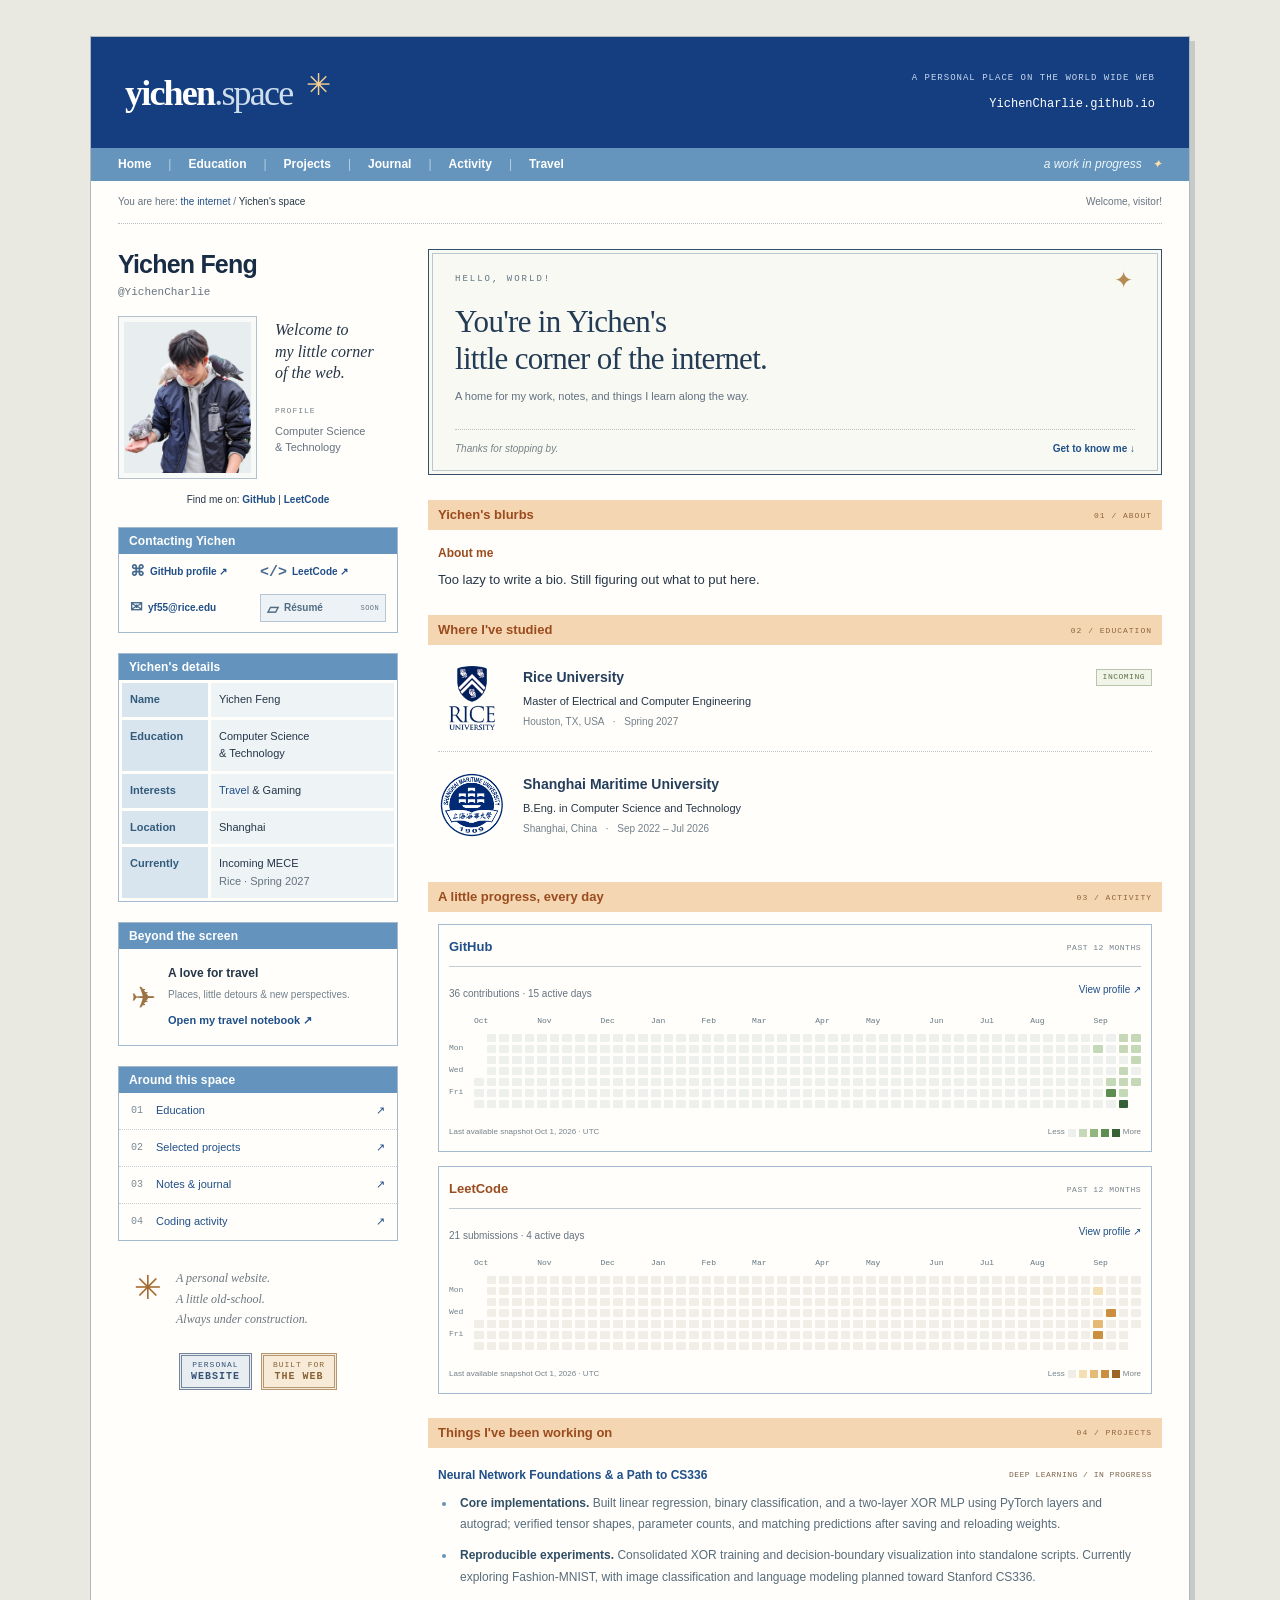
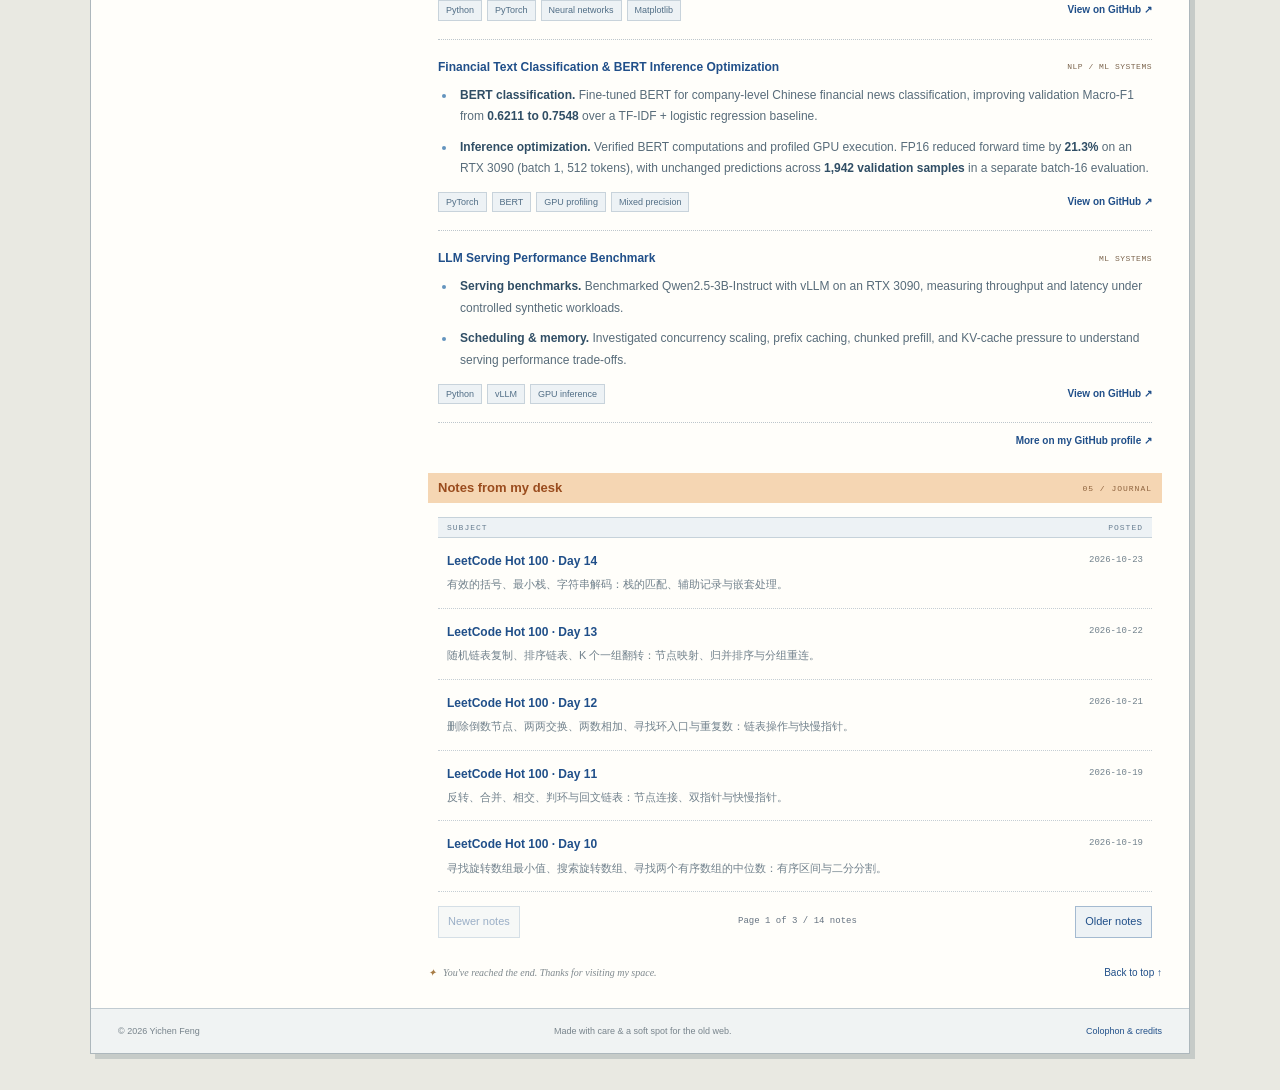
<file: index.html>
<!doctype html>
<html lang="en">
<head>
<meta charset="utf-8"><meta name="viewport" content="width=device-width, initial-scale=1">
<meta name="description" content="Yichen Feng's personal website. Education, projects, notes, and coding activity on GitHub and LeetCode.">
<meta name="theme-color" content="#143e80"><title>Yichen Feng | My little corner of the web</title>
<link rel="icon" href="assets/favicon.svg" type="image/svg+xml"><link rel="stylesheet" href="assets/style.css"><link rel="stylesheet" href="assets/travel.css"><script src="assets/site.js" defer></script><script src="assets/notes.js" defer></script>
</head>
<body id="top">
<a class="skip-link" href="#main">Skip to content</a>
<div class="site-shell">
<header class="masthead"><a class="wordmark" href="./" aria-label="Yichen's homepage">yichen<span>.space</span><span class="logo-star" aria-hidden="true">✳</span></a><div class="masthead-right"><span>A PERSONAL PLACE ON THE WORLD WIDE WEB</span><span class="web-address">YichenCharlie.github.io</span></div></header>
<nav class="navigation" aria-label="Main navigation"><div><a href="#about">Home</a><span>|</span><a href="#education">Education</a><span>|</span><a href="#projects">Projects</a><span>|</span><a href="#journal">Journal</a><span>|</span><a href="#activity">Activity</a><span>|</span><a href="travel.html">Travel</a></div><span class="nav-note">a work in progress <span aria-hidden="true">✦</span></span></nav>
<div class="breadcrumb"><span>You are here: <a href="./">the internet</a> / <strong>Yichen's space</strong></span><span>Welcome, visitor!</span></div>
<main id="main" class="layout">
<aside class="sidebar" aria-label="Profile and links">
<section class="profile"><h1>Yichen Feng</h1><p class="profile-handle">@YichenCharlie</p><div class="profile-intro"><div class="portrait"><img src="assets/portrait.png" alt="Yichen Feng with pigeons" width="1161" height="1355" decoding="async"></div><div class="profile-summary"><p>Welcome to<br>my little corner<br>of the web.</p><span class="small-label">PROFILE</span><p class="quiet">Computer Science<br>&amp; Technology</p></div></div><p class="profile-links">Find me on: <a href="https://github.com/YichenCharlie" target="_blank" rel="noopener noreferrer">GitHub</a> | <a href="https://leetcode.com/u/charlieyichen/" target="_blank" rel="noopener noreferrer">LeetCode</a></p></section>
<section class="panel contact" id="contact"><h2 class="panel-title">Contacting Yichen</h2><div class="contact-grid"><a href="https://github.com/YichenCharlie" target="_blank" rel="noopener noreferrer"><span aria-hidden="true">⌘</span> GitHub profile ↗</a><a href="https://leetcode.com/u/charlieyichen/" target="_blank" rel="noopener noreferrer"><span aria-hidden="true">&lt;/&gt;</span> LeetCode ↗</a><a class="email-link" href="mailto:yf55@rice.edu"><span aria-hidden="true">&#9993;</span> yf55@rice.edu</a><button class="resume-button" type="button" disabled title="Resume download will be available later" aria-label="Resume download not yet available"><span aria-hidden="true">&#9649;</span> R&#233;sum&#233; <span class="resume-status">SOON</span></button></div></section>
<section class="panel details"><h2 class="panel-title">Yichen's details</h2><dl><div><dt>Name</dt><dd>Yichen Feng</dd></div><div><dt>Education</dt><dd>Computer Science<br>&amp; Technology</dd></div><div><dt>Interests</dt><dd><a href="travel.html">Travel</a> &amp; Gaming</dd></div><div><dt>Location</dt><dd>Shanghai</dd></div><div><dt>Currently</dt><dd>Incoming MECE<br><span class="quiet">Rice · Spring 2027</span></dd></div></dl></section>
<section class="panel hobbies"><h2 class="panel-title">Beyond the screen</h2><div class="hobby-window"><span class="hobby-icon" aria-hidden="true">&#9992;</span><div><h3>A love for travel</h3><p>Places, little detours &amp; new perspectives.</p><a href="travel.html">Open my travel notebook &#8599;</a></div></div></section>
<section class="panel directory"><h2 class="panel-title">Around this space</h2><a href="#education"><span>01</span> Education <span>↗</span></a><a href="#projects"><span>02</span> Selected projects <span>↗</span></a><a href="#journal"><span>03</span> Notes &amp; journal <span>↗</span></a><a href="#activity"><span>04</span> Coding activity <span>↗</span></a></section>
<div class="sidebar-note"><span class="pixel-star" aria-hidden="true">✳</span><p>A personal website.<br>A little old-school.<br>Always under construction.</p></div><div class="web-badges" aria-label="Site badges"><span>PERSONAL<br><b>WEBSITE</b></span><span>BUILT FOR<br><b>THE WEB</b></span></div>
</aside>
<div class="main-column">
<section class="welcome" aria-label="Welcome"><div class="welcome-kicker">HELLO, WORLD! <span aria-hidden="true">✦</span></div><h2>You're in Yichen's<br>little corner of the internet.</h2><p>A home for my work, notes, and things I learn along the way.</p><div class="welcome-bottom"><span>Thanks for stopping by.</span><a href="#education">Get to know me ↓</a></div></section>
<section class="content-section" id="about"><h2 class="section-title">Yichen's blurbs <span>01 / ABOUT</span></h2><div class="section-body about-body"><h3>About me</h3><p>Too lazy to write a bio. Still figuring out what to put here.</p></div></section>
<section class="content-section" id="education"><h2 class="section-title">Where I've studied <span>02 / EDUCATION</span></h2><div class="section-body education-list">
<article class="school"><a class="school-logo" href="https://www.rice.edu/" target="_blank" rel="noopener noreferrer" aria-label="Rice University official website"><img src="assets/rice.png" alt="Rice University logo" width="76" height="76"></a><div class="school-info"><div class="school-heading"><h3><a href="https://www.rice.edu/" target="_blank" rel="noopener noreferrer">Rice University</a></h3><span class="status-tag">INCOMING</span></div><p>Master of Electrical and Computer Engineering</p><p class="school-meta">Houston, TX, USA <span>·</span> Spring 2027</p></div></article>
<article class="school"><a class="school-logo" href="https://www.shmtu.edu.cn/" target="_blank" rel="noopener noreferrer" aria-label="Shanghai Maritime University official website"><img src="assets/smu.png" alt="Shanghai Maritime University emblem" width="76" height="76"></a><div class="school-info"><div class="school-heading"><h3><a href="https://www.shmtu.edu.cn/" target="_blank" rel="noopener noreferrer">Shanghai Maritime University</a></h3></div><p>B.Eng. in Computer Science and Technology</p><p class="school-meta">Shanghai, China <span>·</span> Sep 2022 – Jul 2026</p></div></article>
</div></section>
<section class="content-section" id="activity"><h2 class="section-title">A little progress, every day <span>03 / ACTIVITY</span></h2><div class="section-body activity-body">
<div id="panel-github" role="region" aria-labelledby="github-title" class="activity-panel"><div class="platform-heading"><h3 id="github-title">GitHub</h3><span class="activity-period">PAST 12 MONTHS</span></div><div class="activity-heading"><div><p id="github-summary" class="quiet" aria-live="polite">Loading contribution history…</p></div><a href="https://github.com/YichenCharlie" target="_blank" rel="noopener noreferrer">View profile ↗</a></div><div id="github-chart" class="chart-scroll" tabindex="0" role="region" aria-label="GitHub contribution calendar"></div><div class="chart-footer"><span id="github-updated">Public GitHub activity</span><div class="legend" aria-label="Contribution levels from less to more">Less <i></i><i></i><i></i><i></i><i></i> More</div></div></div>
<div id="panel-leetcode" role="region" aria-labelledby="leetcode-title" class="activity-panel leetcode"><div class="platform-heading"><h3 id="leetcode-title">LeetCode</h3><span class="activity-period">PAST 12 MONTHS</span></div><div class="activity-heading"><div><p id="leetcode-summary" class="quiet" aria-live="polite">Loading submission history…</p></div><a href="https://leetcode.com/u/charlieyichen/" target="_blank" rel="noopener noreferrer">View profile ↗</a></div><div id="leetcode-chart" class="chart-scroll" tabindex="0" role="region" aria-label="LeetCode submission calendar"></div><div class="chart-footer"><span id="leetcode-updated">LeetCode submission activity</span><div class="legend" aria-label="Submission levels from less to more">Less <i></i><i></i><i></i><i></i><i></i> More</div></div></div>
<noscript><p>Enable JavaScript to view the calendars, or use the profile links above.</p></noscript>
</div></section>
<section class="content-section" id="projects">
  <h2 class="section-title">Things I've been working on <span>04 / PROJECTS</span></h2>
  <div class="section-body project-list">
    <article class="project-entry">
      <div class="project-heading"><h3><a href="https://github.com/YichenCharlie/neural-networks-to-cs336" target="_blank" rel="noopener noreferrer">Neural Network Foundations &amp; a Path to CS336</a></h3><span class="project-category">DEEP LEARNING / IN PROGRESS</span></div>
      <ul class="project-highlights">
        <li><strong>Core implementations.</strong> Built linear regression, binary classification, and a two-layer XOR MLP using PyTorch layers and autograd; verified tensor shapes, parameter counts, and matching predictions after saving and reloading weights.</li>
        <li><strong>Reproducible experiments.</strong> Consolidated XOR training and decision-boundary visualization into standalone scripts. Currently exploring Fashion-MNIST, with image classification and language modeling planned toward Stanford CS336.</li>
      </ul>
      <div class="project-footer"><div class="project-tags"><span>Python</span><span>PyTorch</span><span>Neural networks</span><span>Matplotlib</span></div><a href="https://github.com/YichenCharlie/neural-networks-to-cs336" target="_blank" rel="noopener noreferrer" aria-label="View Neural Network Foundations and a Path to CS336 on GitHub">View on GitHub &#8599;</a></div>
    </article>
    <article class="project-entry">
      <div class="project-heading"><h3><a href="https://github.com/YichenCharlie/financial-text-inference" target="_blank" rel="noopener noreferrer">Financial Text Classification &amp; BERT Inference Optimization</a></h3><span class="project-category">NLP / ML SYSTEMS</span></div>
      <ul class="project-highlights">
        <li><strong>BERT classification.</strong> Fine-tuned BERT for company-level Chinese financial news classification, improving validation Macro-F1 from <strong>0.6211 to 0.7548</strong> over a TF-IDF + logistic regression baseline.</li>
        <li><strong>Inference optimization.</strong> Verified BERT computations and profiled GPU execution. FP16 reduced forward time by <strong>21.3%</strong> on an RTX 3090 (batch 1, 512 tokens), with unchanged predictions across <strong>1,942 validation samples</strong> in a separate batch-16 evaluation.</li>
      </ul>
      <div class="project-footer"><div class="project-tags"><span>PyTorch</span><span>BERT</span><span>GPU profiling</span><span>Mixed precision</span></div><a href="https://github.com/YichenCharlie/financial-text-inference" target="_blank" rel="noopener noreferrer" aria-label="View Financial Text Classification and BERT Inference Optimization on GitHub">View on GitHub &#8599;</a></div>
    </article>
    <article class="project-entry">
      <div class="project-heading"><h3><a href="https://github.com/YichenCharlie/llm-serving-benchmark" target="_blank" rel="noopener noreferrer">LLM Serving Performance Benchmark</a></h3><span class="project-category">ML SYSTEMS</span></div>
      <ul class="project-highlights">
        <li><strong>Serving benchmarks.</strong> Benchmarked Qwen2.5-3B-Instruct with vLLM on an RTX 3090, measuring throughput and latency under controlled synthetic workloads.</li>
        <li><strong>Scheduling &amp; memory.</strong> Investigated concurrency scaling, prefix caching, chunked prefill, and KV-cache pressure to understand serving performance trade-offs.</li>
      </ul>
      <div class="project-footer"><div class="project-tags"><span>Python</span><span>vLLM</span><span>GPU inference</span></div><a href="https://github.com/YichenCharlie/llm-serving-benchmark" target="_blank" rel="noopener noreferrer" aria-label="View LLM Serving Performance Benchmark on GitHub">View on GitHub &#8599;</a></div>
    </article>
    <a class="all-projects" href="https://github.com/YichenCharlie/" target="_blank" rel="noopener noreferrer">More on my GitHub profile &#8599;</a>
  </div>
</section>
<section class="content-section" id="journal"><h2 class="section-title">Notes from my desk <span>05 / JOURNAL</span></h2><div class="section-body"><div class="journal-header"><span>SUBJECT</span><span>POSTED</span></div><div id="journal-entries"><div class="journal-empty"><span aria-hidden="true">▤</span><p>No entries yet. A fresh page, for now.</p><span>—</span></div></div></div></section>
<div class="end-note"><span aria-hidden="true">✦</span> You've reached the end. Thanks for visiting my space. <a href="#top">Back to top ↑</a></div>
</div></main>
<footer><span>© <span id="year">2026</span> Yichen Feng</span><span>Made with care &amp; a soft spot for the old web.</span><a href="credits.html">Colophon &amp; credits</a></footer>
</div></body></html>
</file>
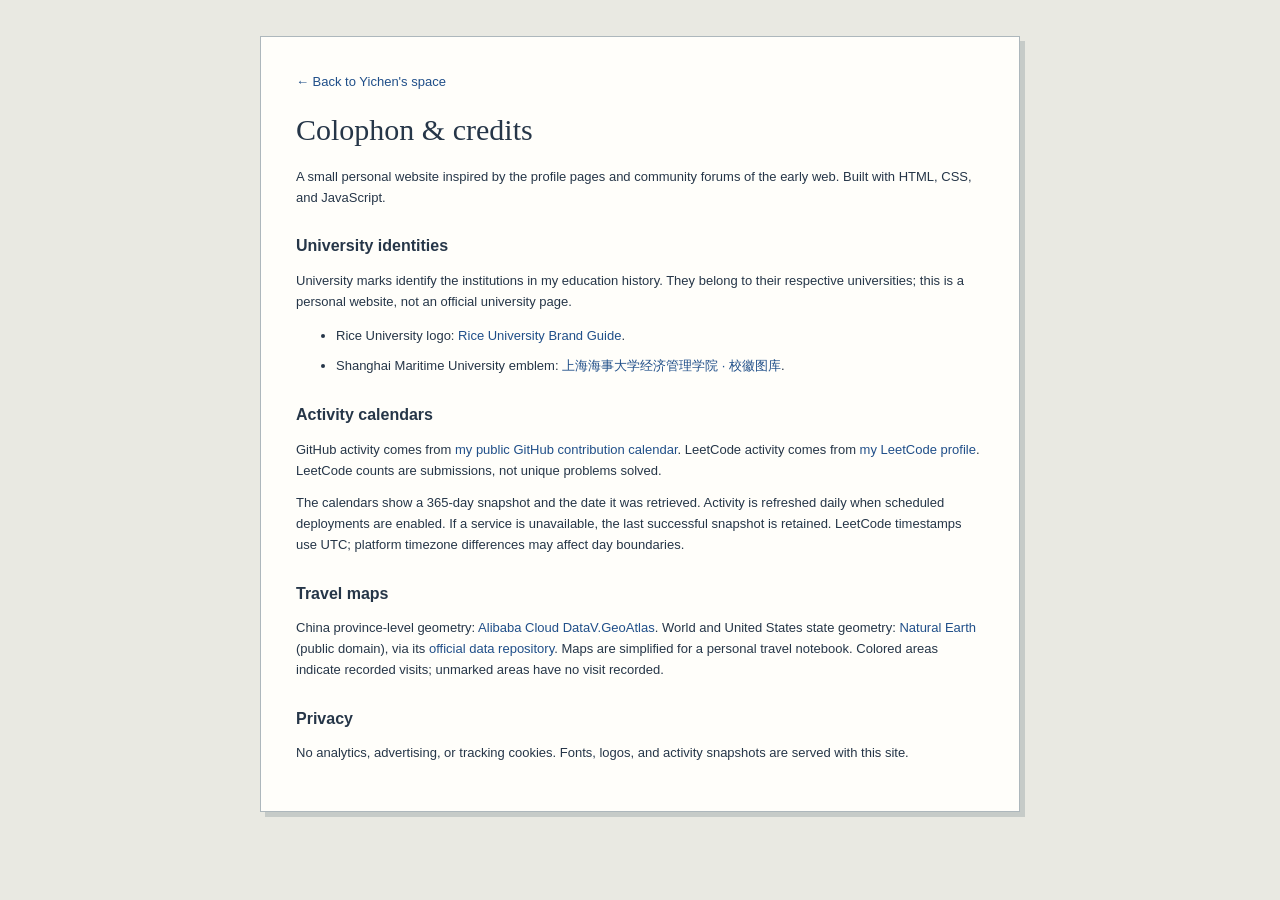
<file: credits.html>
<!doctype html>
<html lang="en"><head><meta charset="utf-8"><meta name="viewport" content="width=device-width, initial-scale=1"><title>Colophon &amp; credits | Yichen Feng</title><link rel="stylesheet" href="assets/style.css"><link rel="icon" href="assets/favicon.svg"></head>
<body><main class="site-shell credits-page"><a href="./">← Back to Yichen's space</a><h1>Colophon &amp; credits</h1><p>A small personal website inspired by the profile pages and community forums of the early web. Built with HTML, CSS, and JavaScript.</p><h2>University identities</h2><p>University marks identify the institutions in my education history. They belong to their respective universities; this is a personal website, not an official university page.</p><ul><li>Rice University logo: <a href="https://brand.rice.edu/university-logos">Rice University Brand Guide</a>.</li><li>Shanghai Maritime University emblem: <a href="https://scm.shmtu.edu.cn/photo/2022/0609/c10555a175554/page.htm">上海海事大学经济管理学院 · 校徽图库</a>.</li></ul><h2>Activity calendars</h2><p>GitHub activity comes from <a href="https://github.com/YichenCharlie">my public GitHub contribution calendar</a>. LeetCode activity comes from <a href="https://leetcode.com/u/charlieyichen/">my LeetCode profile</a>. LeetCode counts are submissions, not unique problems solved.</p><p>The calendars show a 365-day snapshot and the date it was retrieved. Activity is refreshed daily when scheduled deployments are enabled. If a service is unavailable, the last successful snapshot is retained. LeetCode timestamps use UTC; platform timezone differences may affect day boundaries.</p><h2>Travel maps</h2><p>China province-level geometry: <a href="https://datav.aliyun.com/portal/school/atlas/area_selector">Alibaba Cloud DataV.GeoAtlas</a>. World and United States state geometry: <a href="https://www.naturalearthdata.com/">Natural Earth</a> (public domain), via its <a href="https://github.com/nvkelso/natural-earth-vector">official data repository</a>. Maps are simplified for a personal travel notebook. Colored areas indicate recorded visits; unmarked areas have no visit recorded.</p><h2>Privacy</h2><p>No analytics, advertising, or tracking cookies. Fonts, logos, and activity snapshots are served with this site.</p></main></body></html>
</file>
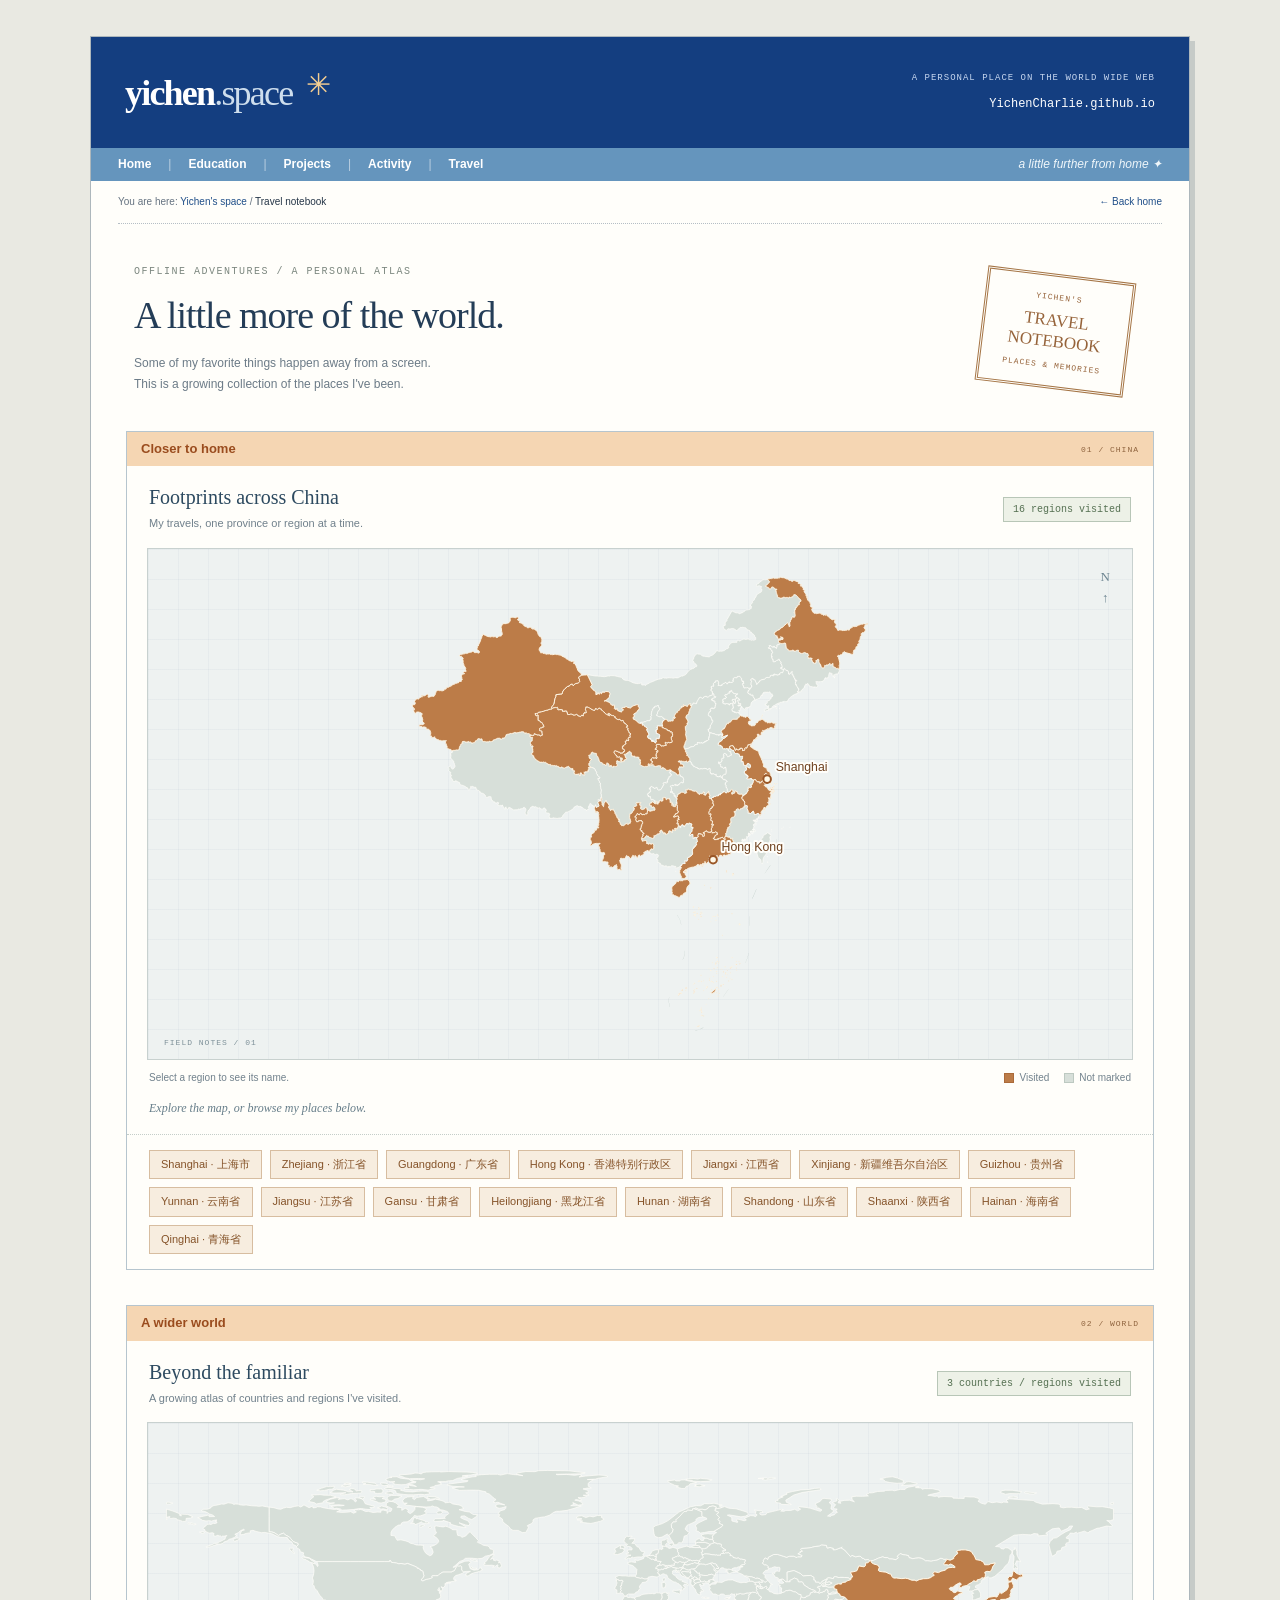
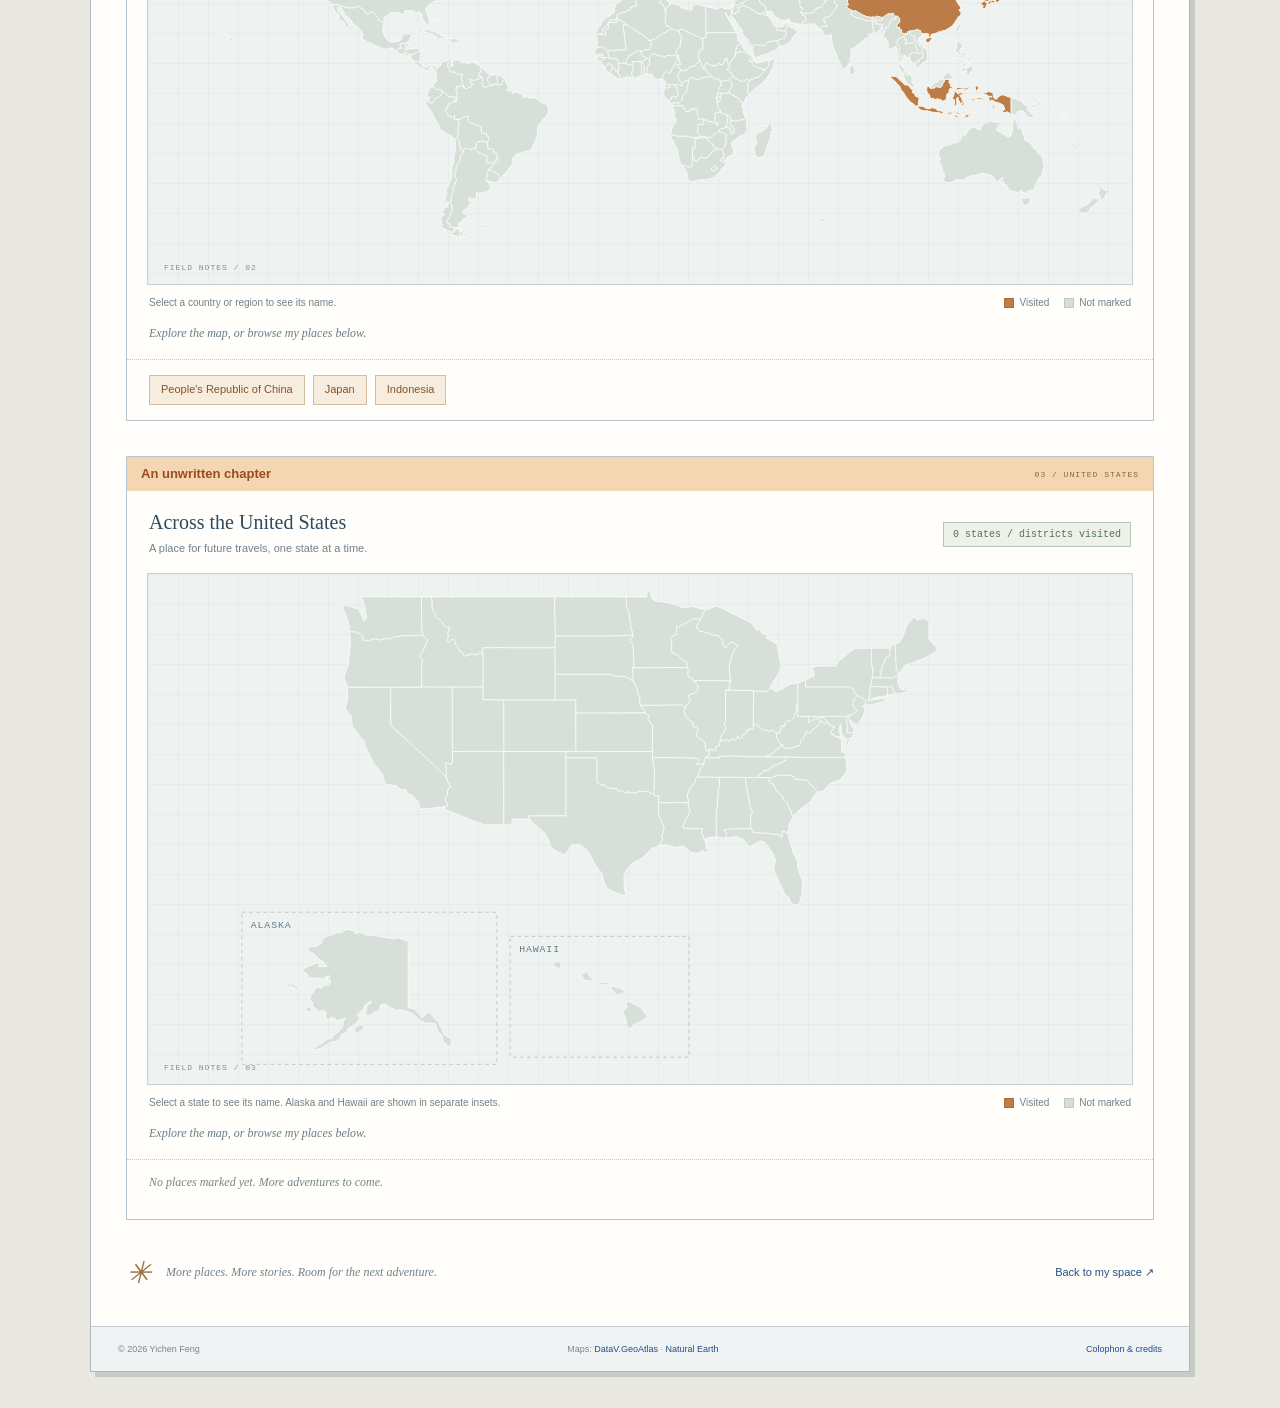
<file: travel.html>
<!doctype html>
<html lang="en">
<head>
  <meta charset="utf-8">
  <meta name="viewport" content="width=device-width, initial-scale=1">
  <meta name="description" content="Yichen's travel notebook: places visited in China and around the world.">
  <title>Travel notebook | Yichen Feng</title>
  <link rel="icon" href="assets/favicon.svg">
  <link rel="stylesheet" href="assets/style.css">
  <link rel="stylesheet" href="assets/travel.css">
  <script src="assets/travel.js" defer></script>
</head>
<body id="top">
  <a class="skip-link" href="#main">Skip to content</a>
  <div class="site-shell">
    <header class="masthead"><a class="wordmark" href="./" aria-label="Yichen's homepage">yichen<span>.space</span><span class="logo-star" aria-hidden="true">✳</span></a><div class="masthead-right"><span>A PERSONAL PLACE ON THE WORLD WIDE WEB</span><span class="web-address">YichenCharlie.github.io</span></div></header>
    <nav class="navigation" aria-label="Main navigation"><div><a href="./">Home</a><span>|</span><a href="./#education">Education</a><span>|</span><a href="./#projects">Projects</a><span>|</span><a href="./#activity">Activity</a><span>|</span><a href="travel.html" aria-current="page">Travel</a></div><span class="nav-note">a little further from home ✦</span></nav>
    <div class="breadcrumb"><span>You are here: <a href="./">Yichen's space</a> / <strong>Travel notebook</strong></span><a href="./">← Back home</a></div>
    <main id="main" class="travel-main">
      <section class="travel-intro"><div><p class="travel-kicker">OFFLINE ADVENTURES / A PERSONAL ATLAS</p><h1>A little more of the world.</h1><p>Some of my favorite things happen away from a screen.<br>This is a growing collection of the places I've been.</p></div><div class="travel-stamp" aria-hidden="true"><span>YICHEN'S</span><strong>TRAVEL<br>NOTEBOOK</strong><span>PLACES &amp; MEMORIES</span></div></section>
      <section id="editor" class="travel-editor" aria-labelledby="editor-title" hidden>
        <h2 id="editor-title">Edit your travel map</h2>
        <p>Click a region on any map, or select places below. These changes are a preview in this browser. Download the file and replace <code>data/travel.json</code> in your project to save them for the website.</p>
        <div class="editor-actions"><button id="download-travel" type="button" disabled>Download travel.json</button><button id="reset-travel" type="button" disabled>Reset to saved places</button><label class="import-label">Import travel.json <input id="import-travel" type="file" accept=".json,application/json" disabled></label></div>
        <p id="editor-status" role="status">Loading saved places…</p>
        <details><summary>Select places from a list</summary><label class="search-label" for="place-search">Find a place</label><input id="place-search" type="search" placeholder="Shanghai, 上海, Japan…"><div id="place-options" class="place-options"></div></details>
      </section>
      <p id="travel-error" role="alert" hidden></p>
      <section class="atlas-section" aria-labelledby="china-heading">
        <h2 id="china-heading" class="section-title">Closer to home <span>01 / CHINA</span></h2>
        <div class="atlas-toolbar"><div><h3>Footprints across China</h3><p>My travels, one province or region at a time.</p></div><span id="china-count" class="atlas-count">Loading…</span></div>
        <div class="map-frame china-frame"><svg id="china-map" viewBox="0 0 900 540" role="group" aria-label="China travel map" aria-describedby="china-map-help"></svg><span class="map-compass" aria-hidden="true">N<br>↑</span><span class="map-corner" aria-hidden="true">FIELD NOTES / 01</span></div>
        <div class="map-caption"><p id="china-map-help">Select a region to see its name.</p><div class="map-legend"><span><i class="visited-key"></i> Visited</span><span><i></i> Not marked</span></div></div>
        <p id="china-selection" class="map-selection" aria-live="polite">Explore the map, or browse my places below.</p>
        <div id="china-places" class="visited-places" aria-label="Visited places in China"></div>
      </section>
      <section class="atlas-section" aria-labelledby="world-heading">
        <h2 id="world-heading" class="section-title">A wider world <span>02 / WORLD</span></h2>
        <div class="atlas-toolbar"><div><h3>Beyond the familiar</h3><p>A growing atlas of countries and regions I've visited.</p></div><span id="world-count" class="atlas-count">Loading…</span></div>
        <div class="map-frame world-frame"><svg id="world-map" viewBox="0 0 960 450" role="group" aria-label="World travel map" aria-describedby="world-map-help"></svg><span class="map-corner" aria-hidden="true">FIELD NOTES / 02</span></div>
        <div class="map-caption"><p id="world-map-help">Select a country or region to see its name.</p><div class="map-legend"><span><i class="visited-key"></i> Visited</span><span><i></i> Not marked</span></div></div>
        <p id="world-selection" class="map-selection" aria-live="polite">Explore the map, or browse my places below.</p>
        <div id="world-places" class="visited-places" aria-label="Visited places around the world"></div>
      </section>
      <section class="atlas-section" aria-labelledby="usa-heading">
        <h2 id="usa-heading" class="section-title">An unwritten chapter <span>03 / UNITED STATES</span></h2>
        <div class="atlas-toolbar"><div><h3>Across the United States</h3><p>A place for future travels, one state at a time.</p></div><span id="usa-count" class="atlas-count">Loading…</span></div>
        <div class="map-frame usa-frame"><svg id="usa-map" viewBox="0 0 960 570" role="group" aria-label="United States travel map" aria-describedby="usa-map-help"></svg><span class="map-corner" aria-hidden="true">FIELD NOTES / 03</span></div>
        <div class="map-caption"><p id="usa-map-help">Select a state to see its name. Alaska and Hawaii are shown in separate insets.</p><div class="map-legend"><span><i class="visited-key"></i> Visited</span><span><i></i> Not marked</span></div></div>
        <p id="usa-selection" class="map-selection" aria-live="polite">Explore the map, or browse my places below.</p>
        <div id="usa-places" class="visited-places" aria-label="Visited states in the United States"></div>
      </section>
      <div class="travel-closing"><span aria-hidden="true">✳</span><p>More places. More stories. Room for the next adventure.</p><a href="./">Back to my space ↗</a></div>
      <noscript><p>Enable JavaScript to explore the maps. Recorded countries: China, Japan and Indonesia. No US visits recorded yet.</p></noscript>
    </main>
    <footer><span>© <span id="year">2026</span> Yichen Feng</span><span>Maps: <a href="https://datav.aliyun.com/portal/school/atlas/area_selector">DataV.GeoAtlas</a> · <a href="https://www.naturalearthdata.com/">Natural Earth</a></span><a href="credits.html">Colophon &amp; credits</a></footer>
  </div>
</body>
</html>
</file>
<file: assets/style.css>
:root{--navy:#143e80;--link:#204f89;--blue:#6494bd;--border:#a4bad0;--ink:#263648;--muted:#667381;--orange:#f5d6b3;--orange-ink:#9a4c1e;--paper:#fffefa;--level0:#edf0ed;--level1:#c5d8b8;--level2:#91b67e;--level3:#5c8e51;--level4:#356137}

*{box-sizing:border-box}
html{scroll-behavior:smooth;scroll-padding-top:20px}
body{margin:0;background:#e9e9e2;background-image:radial-gradient(#b5bcc04d .65px,transparent .65px);background-size:4px 4px;color:var(--ink);font:13px/1.6 Arial,Helvetica,sans-serif}
a{color:var(--link);text-decoration:none}
a:hover{text-decoration:underline}
a:focus-visible,button:focus-visible,summary:focus-visible,[tabindex]:focus-visible{outline:3px solid #bf611f;outline-offset:4px}
button{font:inherit}
h1,h2,h3,p{margin:0}
button,a,summary{-webkit-tap-highlight-color:transparent}
.site-shell{max-width:1100px;margin:36px auto;background:var(--paper);border:1px solid #adb7bc;box-shadow:5px 5px 0 #c6cbc8}
.masthead{background:var(--navy);color:#fff;min-height:111px;display:flex;align-items:center;justify-content:space-between;padding:24px 34px}
.wordmark{font:bold 36px/1 Georgia,'Times New Roman',serif;letter-spacing:-1.8px;color:white;position:relative}
.wordmark:hover{text-decoration:none}
.wordmark>span:first-child{color:#cedeed;font-weight:normal}
.logo-star{color:#f4ce91;font:30px Georgia,serif;position:absolute;top:-8px;right:-37px}
.masthead-right{text-align:right;display:grid;gap:9px;font:9px/1.5 'Courier New',monospace;letter-spacing:1px;color:#c7d7ef}
.web-address{font-size:12px;letter-spacing:0;color:#fff}
.navigation{background:#6595bd;display:flex;justify-content:space-between;padding:7px 27px;color:#fff;font-size:12px}
.navigation>div{display:flex;gap:17px}
.navigation a{color:white;font-weight:bold}
.navigation>div>span{opacity:.55}
.nav-note{font-style:italic;color:#eff6fa}
.nav-note span{color:#ffe1aa;margin-left:7px}
.breadcrumb{display:flex;justify-content:space-between;margin:0 27px;padding:13px 0;border-bottom:1px dotted #b5bec5;font-size:10px;color:var(--muted)}
.breadcrumb strong{font-weight:normal;color:var(--ink)}
.layout{display:grid;grid-template-columns:280px minmax(0,1fr);gap:30px;padding:25px 27px 30px}
.sidebar{min-width:0}
.profile{padding:0 0 19px}
.profile h1{font-size:25px;letter-spacing:-.8px;line-height:1.2;color:#182c45}
.profile-handle{font:11px 'Courier New',monospace;color:var(--muted);margin:7px 0 18px}
.profile-intro{display:flex;gap:18px;align-items:flex-start}
.portrait{width:139px;height:163px;flex-shrink:0;background:#e8eef0;border:1px solid #b2c1cc;box-shadow:inset 0 0 0 5px #f8faf8;display:flex;align-items:center;justify-content:center;flex-direction:column}
.portrait{padding:5px;overflow:hidden}
.portrait img{display:block;width:100%;height:100%;object-fit:contain;object-position:center bottom}
.profile-summary{padding-top:3px;font-size:12px;line-height:1.5}
.profile-summary>p:first-child{font:italic 16px/1.35 Georgia,serif;margin-bottom:16px}
.small-label{font:8px/1.5 'Courier New',monospace;letter-spacing:1px;color:#77828a}
.profile-summary .quiet{font-size:11px;margin-top:5px}
.profile-links{text-align:center;font-size:10px;padding-top:13px}
.profile-links a{font-weight:bold}
.panel{border:1px solid var(--border);margin-bottom:20px}
.panel-title{background:var(--blue);color:#fff;padding:4px 10px;font-size:12px;font-weight:bold;line-height:1.5;letter-spacing:.1px}
.contact-grid{display:grid;grid-template-columns:1fr 1fr;padding:10px 11px;gap:14px 4px;font-size:10px}
.contact-grid>a,.contact-grid>.unfilled{display:flex;align-items:center;gap:5px}
.contact-grid>a{font-weight:bold}
.contact-grid>a>span,.contact-grid>.unfilled>span:first-child{font:bold 15px/1 'Courier New',monospace;color:#456a8e}
.unfilled{color:#75818c}
.resume-button{display:flex;align-items:center;gap:5px;border:1px solid #b6c6d2;background:#edf2f6;padding:5px 6px;font:inherit;font-weight:bold;color:#506b82;text-align:left;cursor:not-allowed}
.resume-button>span:first-child{font-size:15px;line-height:1}
.resume-status{margin-left:auto;font:7px 'Courier New',monospace;letter-spacing:.4px;color:#647583}
.project-entry{padding:4px 0 18px}
.project-entry+.project-entry{border-top:1px dotted #bdc6cc;padding-top:18px}
.project-heading{display:flex;align-items:center;justify-content:space-between;gap:10px;margin-bottom:9px}
.project-heading h3{font-size:14px;line-height:1.5}
.project-category{font:8px 'Courier New',monospace;color:#7b644d;white-space:nowrap;letter-spacing:.5px}
.project-entry>p{font-size:12px;line-height:1.75;color:#586c7a}
.project-highlights{margin:0;padding-left:18px;font-size:12px;line-height:1.8;color:#586c7a;list-style-type:disc}
.project-highlights li{padding-left:4px;margin-bottom:9px}
.project-highlights li:last-child{margin-bottom:0}
.project-highlights li::marker{color:#6494bd}
.project-highlights strong{color:#304e65;font-weight:600}
.project-footer{display:flex;justify-content:space-between;align-items:center;flex-wrap:wrap;gap:10px;margin-top:12px}
.project-tags{display:flex;flex-wrap:wrap;gap:5px}
.project-tags span{font-size:9px;padding:2px 7px;background:#edf2f5;border:1px solid #c8d3db;color:#516e86}
.project-footer>a,.all-projects{font-size:10px;font-weight:bold}
.all-projects{display:block;border-top:1px dotted #bdc6cc;padding-top:10px;text-align:right}
.blank{margin-left:auto;margin-right:12px}
.details dl{padding:3px;margin:0}
.details dl>div{display:grid;grid-template-columns:86px 1fr;gap:3px;margin-bottom:3px}
.details dl>div:last-child{margin-bottom:0}
.details dt{background:#d8e5ef;color:#335b7c;padding:8px;font-weight:bold;font-size:11px}
.details dd{background:#eef3f6;margin:0;padding:8px;font-size:11px}
.quiet{color:var(--muted)}
.directory>a{display:flex;gap:13px;padding:9px 12px;border-bottom:1px dotted #c5ced4;font-size:11px}
.directory>a:last-child{border:0}
.directory>a>span:first-child{font:10px/1.8 'Courier New',monospace;color:#7a8a97}
.directory>a>span:last-child{margin-left:auto}
.sidebar-note{margin:27px 16px 23px;display:flex;gap:14px;color:#6b7680;font:italic 12px/1.7 Georgia,serif}
.pixel-star{font:33px Georgia,serif;color:#a56b32}
.web-badges{display:flex;justify-content:center;gap:9px}
.web-badges>span{font:8px/1.3 'Courier New',monospace;letter-spacing:1px;text-align:center;padding:4px 9px;border:3px double #74859a;color:#365375;background:#e8edf1}
.web-badges>span:last-child{background:#f7ead6;color:#886335;border-color:#b39771}
.web-badges b{font-size:10px}
.main-column{min-width:0}
.welcome{border:1px solid #354e69;outline:1px solid #bcc8cd;outline-offset:-5px;padding:24px 26px 17px;margin-bottom:25px;background:#f8f9f3}
.welcome-kicker{font:9px 'Courier New',monospace;color:#627484;letter-spacing:2px;display:flex;justify-content:space-between}
.welcome-kicker>span{font-size:23px;color:#b68b53;line-height:.7}
.welcome h2{font:normal 31px/1.18 Georgia,'Times New Roman',serif;letter-spacing:-.7px;margin:14px 0 11px;color:#233b54}
.welcome>p{font-size:11px;color:#627080}
.welcome-bottom{display:flex;justify-content:space-between;gap:10px;margin-top:23px;padding-top:11px;border-top:1px dotted #b8c2c5;font-size:10px}
.welcome-bottom>span{font-style:italic;color:#778187}
.welcome-bottom>a{font-weight:bold}
.content-section{margin-bottom:24px;scroll-margin-top:20px}
.section-title{display:flex;align-items:center;justify-content:space-between;gap:12px;background:var(--orange);color:var(--orange-ink);padding:5px 10px;font-size:13px;line-height:1.55}
.section-title>span{font:8px 'Courier New',monospace;letter-spacing:1px;white-space:nowrap;color:#8e633e}
.section-body{padding:14px 10px 0}
.section-body h3{font-size:12px}
.about-body>h3{color:var(--orange-ink);margin-bottom:7px}
.empty-writing{color:#7c8588;font:italic 12px Georgia,serif}
.empty-writing>div{border-bottom:1px dotted #d4d8d6;height:14px;width:96%}
.empty-writing>div:last-child{width:65%}
.school{display:flex;gap:17px;align-items:center;padding:5px 0 19px}
.school+.school{border-top:1px dotted #bdc6cc;padding-top:19px}
.school-logo{width:68px;flex-shrink:0;min-height:68px;display:flex;align-items:center;justify-content:center}
.school-logo img{display:block;object-fit:contain;width:64px;height:64px}
.school-info{min-width:0;flex:1}
.school-heading{display:flex;align-items:center;justify-content:space-between;gap:9px;margin-bottom:4px}
.school-heading h3{font-size:14px}
.school-heading a{color:#253e5b}
.status-tag{border:1px solid #b8c4ac;background:#f0f4e9;color:#617147;font:8px/1.6 'Courier New',monospace;padding:1px 6px;letter-spacing:.5px}
.school-info>p{font-size:11px}
.school-meta{color:#73808a;margin-top:4px;font-size:10px!important}
.school-meta>span{padding:0 6px}
.activity-body{padding-top:12px;display:grid;grid-template-columns:minmax(0,1fr);gap:14px}
.activity-panel{min-width:0;padding:12px 10px;border:1px solid var(--border);background:#fffefa}
.platform-heading{display:flex;align-items:center;justify-content:space-between;gap:8px;padding-bottom:8px;border-bottom:1px solid #c1cbd1}
.platform-heading h3{color:var(--link);font-size:13px}
.leetcode .platform-heading h3{color:var(--orange-ink)}
.activity-body noscript{grid-column:1/-1}
.activity-period{margin-left:auto;font:8px 'Courier New',monospace;letter-spacing:.5px;color:#74818a;margin-bottom:0}
.activity-heading{display:flex;flex-wrap:wrap;justify-content:space-between;align-items:start;gap:8px;margin:15px 0 13px}
.activity-heading h3{font-size:12px}
.activity-heading p{font-size:10px;margin-top:4px}
.activity-heading>a{font-size:10px;white-space:nowrap}
.chart-scroll{overflow-x:auto;padding-bottom:5px;min-height:104px;scrollbar-width:thin}
.heatmap{display:grid;grid-template-rows:14px repeat(7,8px);grid-auto-columns:minmax(7px,1fr);grid-auto-flow:column;gap:3px;min-width:553px;padding:2px 0 2px 25px;position:relative}
.heatmap .month{font:8px/1 'Courier New',monospace;color:#657782;white-space:nowrap;overflow:visible}
.heatmap .day{border:0;border-radius:1px;background:var(--level0);min-width:0;padding:0;width:100%;height:8px;position:relative}
.heatmap .day[data-level="1"]{background:var(--level1)}
.heatmap .day[data-level="2"]{background:var(--level2)}
.heatmap .day[data-level="3"]{background:var(--level3)}
.heatmap .day[data-level="4"]{background:var(--level4)}
.heatmap .day:hover{outline:1px solid #243c51;outline-offset:1px}
.heatmap .pad{visibility:hidden}
.heatmap .weekday{position:absolute;left:0;font:8px/1 'Courier New',monospace;color:#71808b}
.heatmap .weekday.mon{top:29px}
.heatmap .weekday.wed{top:51px}
.heatmap .weekday.fri{top:73px}
.chart-footer{display:flex;flex-wrap:wrap;justify-content:space-between;gap:8px;font-size:8px;color:#75818a;margin-top:7px}
.legend{display:flex;align-items:center;gap:3px;white-space:nowrap}
.legend i{width:8px;height:8px;background:var(--level0)}
.legend i:nth-of-type(2){background:var(--level1)}
.legend i:nth-of-type(3){background:var(--level2)}
.legend i:nth-of-type(4){background:var(--level3)}
.legend i:nth-of-type(5){background:var(--level4)}
.leetcode{--level0:#f1eee7;--level1:#f4dfb2;--level2:#e5ba74;--level3:#cc8f3f;--level4:#9d6322}
.chart-message{padding:25px 14px;background:#f0f3f4;color:#61717d;font-size:11px;border:1px dashed #bfccd3}
.empty-section{display:flex;align-items:center;gap:13px;padding-top:18px;padding-bottom:4px}
.empty-icon{font:33px Georgia,serif;color:#8f9eaa}
.empty-section h3{font-size:11px}
.empty-section p{font-size:10px;color:#7a858d;margin-top:3px}
.empty-tag{margin-left:auto;font:8px 'Courier New',monospace;color:#7f8b93;white-space:nowrap}
.journal-header{display:flex;justify-content:space-between;background:#edf2f5;padding:5px 9px;font:8px 'Courier New',monospace;letter-spacing:1px;color:#687e91;border-top:1px solid #c6d2da;border-bottom:1px solid #c6d2da}
.journal-empty{display:flex;gap:11px;align-items:center;padding:14px 9px;border-bottom:1px dotted #c5ced4;font-size:10px;color:#7c878f}
.journal-empty>span:first-child{font-size:20px;color:#8b9cab}
.journal-empty>span:last-child{margin-left:auto}
.journal-entry{display:flex;justify-content:space-between;gap:18px;padding:14px 9px;border-bottom:1px dotted #c5ced4}
.journal-pagination{display:flex;align-items:center;justify-content:space-between;gap:8px;padding:14px 0 0;font-size:10px;color:#667381}
.journal-pagination button{border:1px solid #a4bad0;background:#edf2f5;color:#204f89;padding:6px 9px;cursor:pointer;font-size:11px}
.journal-pagination button:hover:not(:disabled){background:#dce7ef}
.journal-pagination button:disabled{opacity:.45;cursor:default}
.journal-pagination [role=status]{text-align:center;font:9px/1.5 'Courier New',monospace}
.journal-entry>div{min-width:0}.journal-entry h3{font-size:12px;overflow-wrap:anywhere}.journal-entry p{font-size:11px;color:#71818c;margin-top:5px;overflow-wrap:anywhere}.journal-entry time{font:9px/1.8 'Courier New',monospace;color:#71818c;white-space:nowrap}
.end-note{display:flex;gap:7px;align-items:center;color:#7f898e;font:italic 10px Georgia,serif;margin-top:29px}
.end-note>span{color:#a77c45}
.end-note>a{margin-left:auto;font:10px Arial,sans-serif;white-space:nowrap}
footer{display:flex;justify-content:space-between;gap:12px;padding:15px 27px;border-top:1px solid #c1cbd1;background:#f0f3f3;color:#78848c;font-size:9px}
.skip-link{position:absolute;top:-80px;left:10px;background:white;padding:10px;z-index:2}
.skip-link:focus{top:10px}
[hidden]{display:none!important}
.credits-page{padding:35px;max-width:760px}
.credits-page h1{font:30px Georgia,serif;margin:20px 0}
.credits-page h2{font-size:16px;margin:25px 0 8px}
.credits-page p{margin:12px 0}
.credits-page li{margin-bottom:10px}

@media(min-width:1400px){.site-shell{margin-top:48px}
}
@media(max-width:850px){.site-shell{margin:16px}
.layout{grid-template-columns:240px minmax(0,1fr);gap:20px;padding:22px 20px}
.portrait{width:115px;height:150px}
.profile-intro{gap:12px}
.profile-summary>p:first-child{font-size:14px}
.profile-summary{font-size:11px}
.welcome{padding:23px 20px 16px}
.welcome h2{font-size:27px}
.section-title>span{font-size:7px;letter-spacing:0}
.school{gap:10px}
.school-heading{flex-wrap:wrap}
.school-heading h3{font-size:12px}
.school-logo{width:48px}
.school-logo img{width:45px;height:50px}
.activity-period{font-size:7px}
.empty-tag{display:none}
}
@media(max-width:650px){.site-shell{margin:0;border:0;box-shadow:none}
.masthead{padding:25px 20px;min-height:98px}
.wordmark{font-size:32px}
.masthead-right>span:first-child{display:none}
.masthead-right{max-width:132px;font-size:9px}
.web-address{font-size:9px}
.logo-star{font-size:22px;right:-27px}
.navigation{padding:8px 18px}
.navigation>div{gap:10px;font-size:11px}
.nav-note{display:none}
.breadcrumb{margin:0 18px;font-size:9px}
.layout{display:flex;flex-direction:column;padding:22px 18px;gap:22px}
.sidebar{display:grid;grid-template-columns:minmax(0,1fr);gap:0}
.profile{padding-bottom:16px}
.profile-intro{gap:20px}
.portrait{width:133px;height:145px}
.profile-summary>p:first-child{font-size:17px;margin-bottom:10px}
.profile-summary .quiet{font-size:12px}
.profile-links{text-align:left;padding-top:12px}
.contact{margin-bottom:0}
.contact-grid{grid-template-columns:repeat(2,1fr);font-size:12px;gap:12px}
.sidebar .details,.sidebar .directory,.sidebar-note,.web-badges{display:none}
.welcome h2{font-size:30px}
.section-title>span{font-size:8px}
.school-heading h3{font-size:13px}
.school-logo{width:57px}
.school-logo img{width:53px;height:57px}
.school-info>p{font-size:11px}
.activity-heading{gap:5px}
.activity-heading>a{font-size:9px}
.activity-period{font-size:7px}
.chart-footer{font-size:8px}
.end-note{font-size:10px;flex-wrap:wrap;line-height:1.8}
.end-note>a{margin-left:0;width:100%;margin-top:4px}
footer{padding:15px 18px;flex-wrap:wrap;font-size:9px}
footer>span:nth-child(2){order:3;width:100%}
}
@media(prefers-reduced-motion:reduce){html{scroll-behavior:auto}
}
@media print{body{background:white}
.site-shell{margin:0;box-shadow:none;border:0}
.navigation,.web-badges,.directory,.end-note{display:none}
.layout{display:grid;grid-template-columns:230px 1fr}
.masthead{background:white;color:#143e80}
.wordmark,.wordmark>span:first-child{color:#143e80}
.content-section{break-inside:avoid}
.chart-scroll{overflow:visible}
.heatmap{min-width:0}
}


@media(max-width:650px){.activity-body{grid-template-columns:minmax(0,1fr)}}
</file>
<file: assets/travel.css>
.travel-main{padding:30px 35px 36px}
.travel-intro{display:flex;justify-content:space-between;align-items:center;gap:20px;padding:12px 8px 35px}
.travel-kicker{font:10px 'Courier New',monospace;letter-spacing:1.5px;color:#7c877f;margin-bottom:16px}
.travel-intro h1{font:normal 38px/1.2 Georgia,serif;color:#243d57;margin-bottom:14px;letter-spacing:-1px}
.travel-intro p:not(.travel-kicker){font-size:12px;line-height:1.8;color:#6c7b87}
.travel-stamp{border:3px double #a57546;color:#96633a;text-align:center;padding:16px 22px;transform:rotate(7deg);flex-shrink:0;margin-right:16px}
.travel-stamp span{display:block;font:8px 'Courier New',monospace;letter-spacing:1px}
.travel-stamp strong{display:block;font:17px/1.25 Georgia,serif;margin:8px 0}
.atlas-section{margin-bottom:35px;border:1px solid #b6c5ce;background:#fffefa}
.atlas-section .section-title{padding:7px 14px}
.atlas-toolbar{display:flex;justify-content:space-between;align-items:center;gap:16px;padding:20px 22px 15px}
.atlas-toolbar h3{font:20px Georgia,serif;color:#2d4a60}
.atlas-toolbar p{font-size:11px;color:#71818c;margin-top:6px}
.atlas-count{font:10px 'Courier New',monospace;border:1px solid #b8c6b7;background:#edf1e7;color:#557052;padding:6px 9px;white-space:nowrap}
.map-frame{position:relative;margin:0 20px;background-color:#eef2f1;background-image:linear-gradient(#a8bac51c 1px,transparent 1px),linear-gradient(90deg,#a8bac51c 1px,transparent 1px);background-size:30px 30px;border:1px solid #c8d1cf;overflow:hidden}
.map-frame svg{display:block;width:100%;height:auto;max-height:510px}
.map-region{fill:#d7dfd9;stroke:#fffefa;stroke-width:.7;vector-effect:non-scaling-stroke;cursor:pointer;transition:fill .15s}
.map-region.visited{fill:#bc7c48;stroke:#fff5e3;stroke-width:1}
.map-region:hover,.map-region:focus,.map-region.selected{fill:#8ba9ab;outline:none;stroke:#173f62;stroke-width:1.6}
.map-region.visited:hover,.map-region.visited:focus,.map-region.visited.selected{fill:#a26335}
.map-decoration{fill:#a5b7b0;stroke:none;pointer-events:none}
.map-inset{fill:none;stroke:#b8c6c5;stroke-width:1;stroke-dasharray:4 4;pointer-events:none}
.map-inset-label{font:11px 'Courier New',monospace;fill:#637c87;letter-spacing:1px;pointer-events:none}
.map-pin{fill:#fff9e8;stroke:#9a5626;stroke-width:2;vector-effect:non-scaling-stroke;pointer-events:none}
.map-pin-label{font:13px Arial,sans-serif;fill:#6e411f;paint-order:stroke;stroke:#fffefa;stroke-width:4px;stroke-linejoin:round;pointer-events:none}
.map-compass{position:absolute;right:22px;top:18px;color:#6d8591;text-align:center;font:13px/1.6 Georgia,serif}
.map-corner{position:absolute;bottom:12px;left:16px;font:8px 'Courier New',monospace;letter-spacing:1px;color:#7e9199;pointer-events:none}
.map-caption{display:flex;justify-content:space-between;gap:12px;padding:10px 22px;font-size:10px;color:#71818c}
.map-legend{display:flex;gap:15px;white-space:nowrap}.map-legend span{display:flex;align-items:center;gap:5px}.map-legend i{width:10px;height:10px;background:#d7dfd9;border:1px solid #bdc9c1}.map-legend .visited-key{background:#bc7c48;border-color:#ab6a39}
.map-selection{font:italic 12px Georgia,serif;color:#667d89;padding:5px 22px 15px;min-height:38px}
.visited-places{display:flex;gap:8px;flex-wrap:wrap;border-top:1px dotted #c4cdc8;padding:15px 22px;min-height:60px}
.place-chip{background:#f7eddf;border:1px solid #d7bda0;padding:5px 11px;color:#855329;font-size:11px;cursor:pointer}.place-chip:hover{background:#f0dfc8}
.places-empty{color:#77848b;font:italic 12px Georgia,serif}
.travel-closing{display:flex;align-items:center;gap:15px;color:#71818c;font:italic 12px Georgia,serif}.travel-closing>span{font-size:30px;color:#9b7247}.travel-closing>a{margin-left:auto;font:11px Arial,sans-serif}
.travel-editor{padding:20px;border:1px solid #b9c6d0;background:#eef3f7;margin-bottom:25px}.travel-editor h2{font-size:16px;margin-bottom:8px}.travel-editor p{font-size:12px;max-width:800px}.editor-actions{display:flex;flex-wrap:wrap;gap:10px;margin:15px 0}.editor-actions button,.import-label{border:1px solid #8fa8bb;background:#fffefa;padding:7px 11px;color:#234c70;font-size:12px;cursor:pointer}.editor-actions button:disabled{opacity:.5;cursor:wait}.import-label input{display:block;width:210px;font-size:11px;margin-top:5px}.travel-editor details{margin-top:15px;border-top:1px dotted #afbdc9;padding-top:12px}.travel-editor summary{cursor:pointer;color:#204f89}.search-label{display:block;margin:12px 0 4px;font-size:11px}#place-search{width:100%;max-width:380px;border:1px solid #9caebc;padding:9px;font:13px Arial,sans-serif}.place-options{display:grid;grid-template-columns:repeat(3,minmax(0,1fr));gap:4px;margin-top:12px;max-height:290px;overflow:auto}.place-option{display:flex;gap:7px;align-items:start;padding:6px;font-size:11px;cursor:pointer}.place-option:hover{background:#dfe8ee}.place-option input{accent-color:#a76834}.travel-editor code{font-size:11px}#editor-status{color:#406240}#travel-error{padding:15px;border:1px solid #b99d78;background:#fff1dc;margin-bottom:20px}
.hobby-window{padding:15px 12px;display:flex;align-items:center;gap:12px}.hobby-window .hobby-icon{font:30px Georgia,serif;color:#9c7345}.hobby-window h3{font-size:12px}.hobby-window p{font-size:10px;color:#72818c;margin:3px 0 7px}.hobby-window a{font-size:11px;font-weight:bold}
@media(max-width:650px){.travel-main{padding:20px 16px}.travel-intro{padding:10px 0 25px;align-items:start}.travel-intro h1{font-size:29px}.travel-kicker{font-size:8px;line-height:1.6}.travel-stamp{display:none}.atlas-toolbar{padding:16px 12px;flex-wrap:wrap;gap:10px}.atlas-toolbar h3{font-size:19px}.map-frame{margin:0 10px}.map-caption{padding:10px 12px;flex-wrap:wrap;font-size:9px}.map-selection{padding-left:12px;padding-right:12px}.map-compass{right:10px;top:8px;font-size:9px}.map-corner{font-size:6px;bottom:6px;left:8px}.visited-places{padding:12px}.travel-closing{flex-wrap:wrap;line-height:1.7}.travel-closing>a{width:100%;margin:0}.place-options{grid-template-columns:repeat(2,minmax(0,1fr))}.travel-editor{padding:14px}.navigation>div{flex-wrap:wrap;gap:8px}.map-pin-label{font-size:17px}}
@media(prefers-reduced-motion:reduce){.map-region{transition:none}}
</file>
